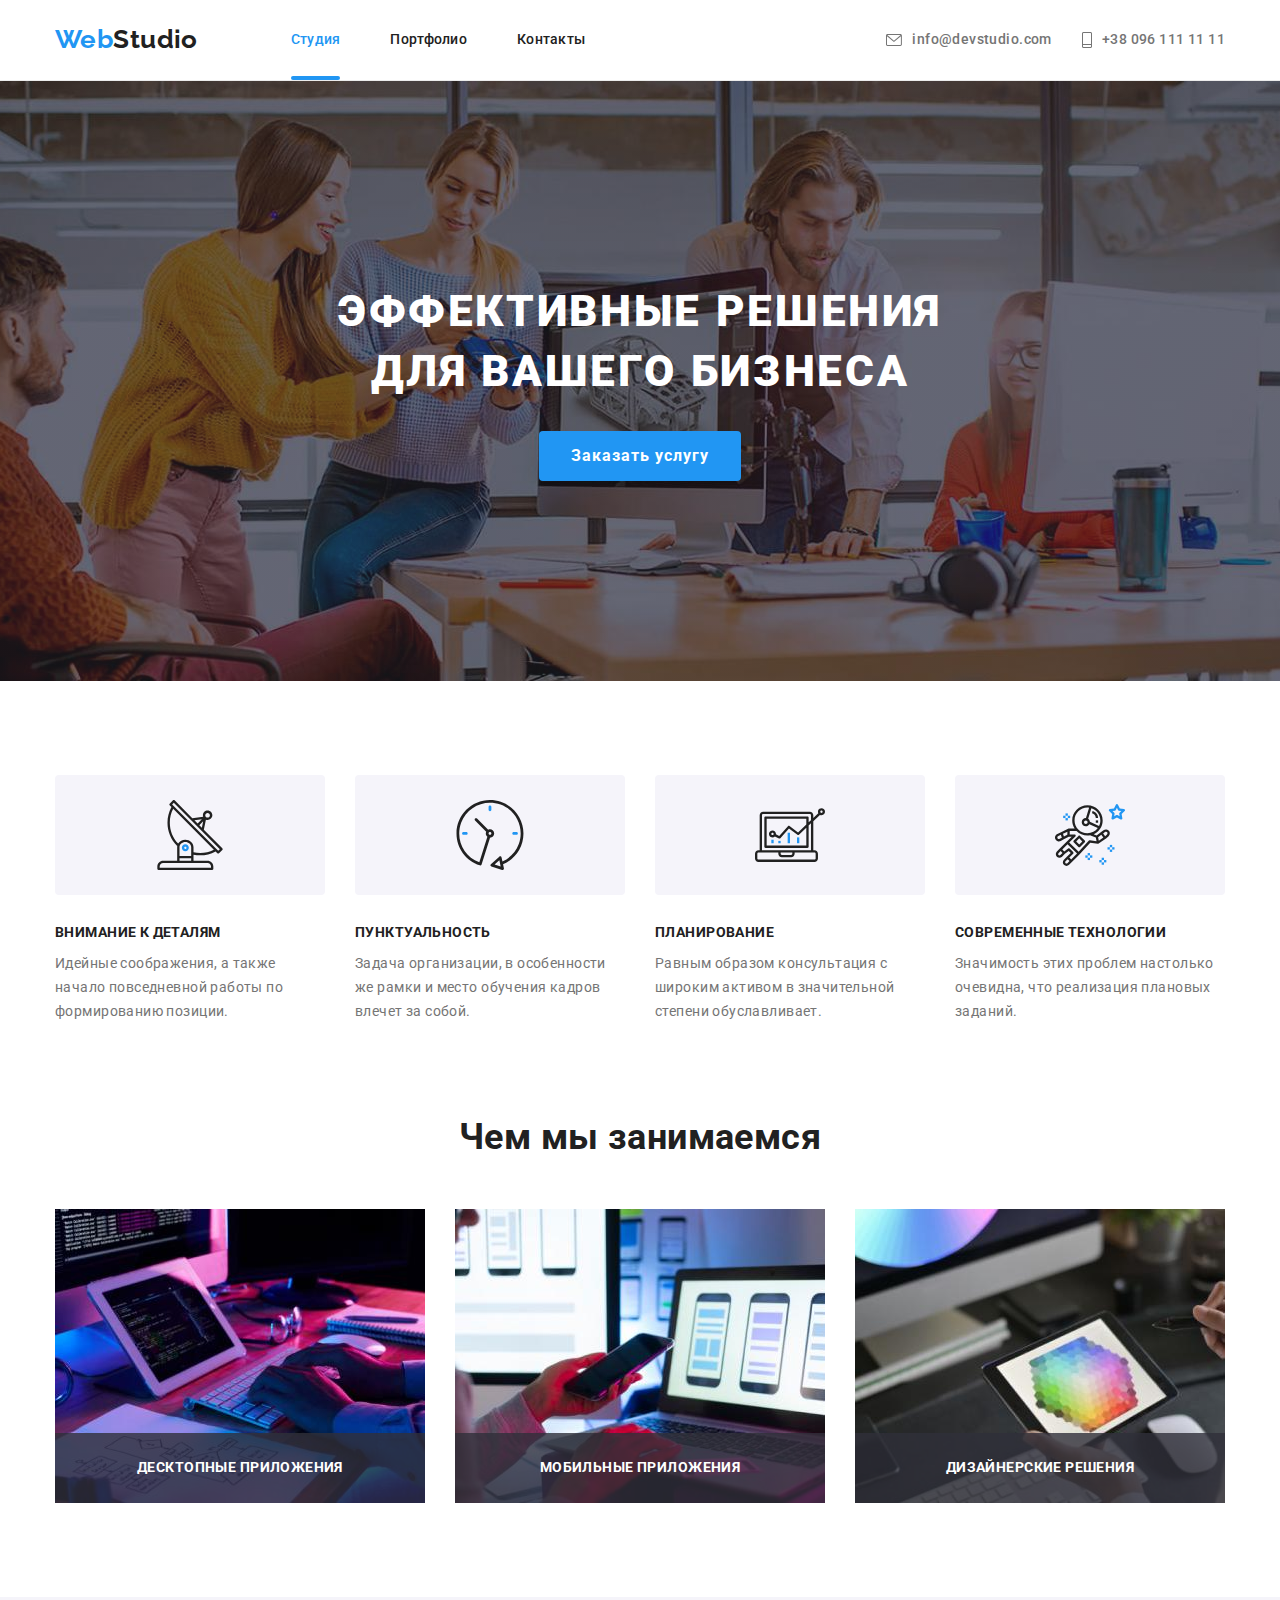
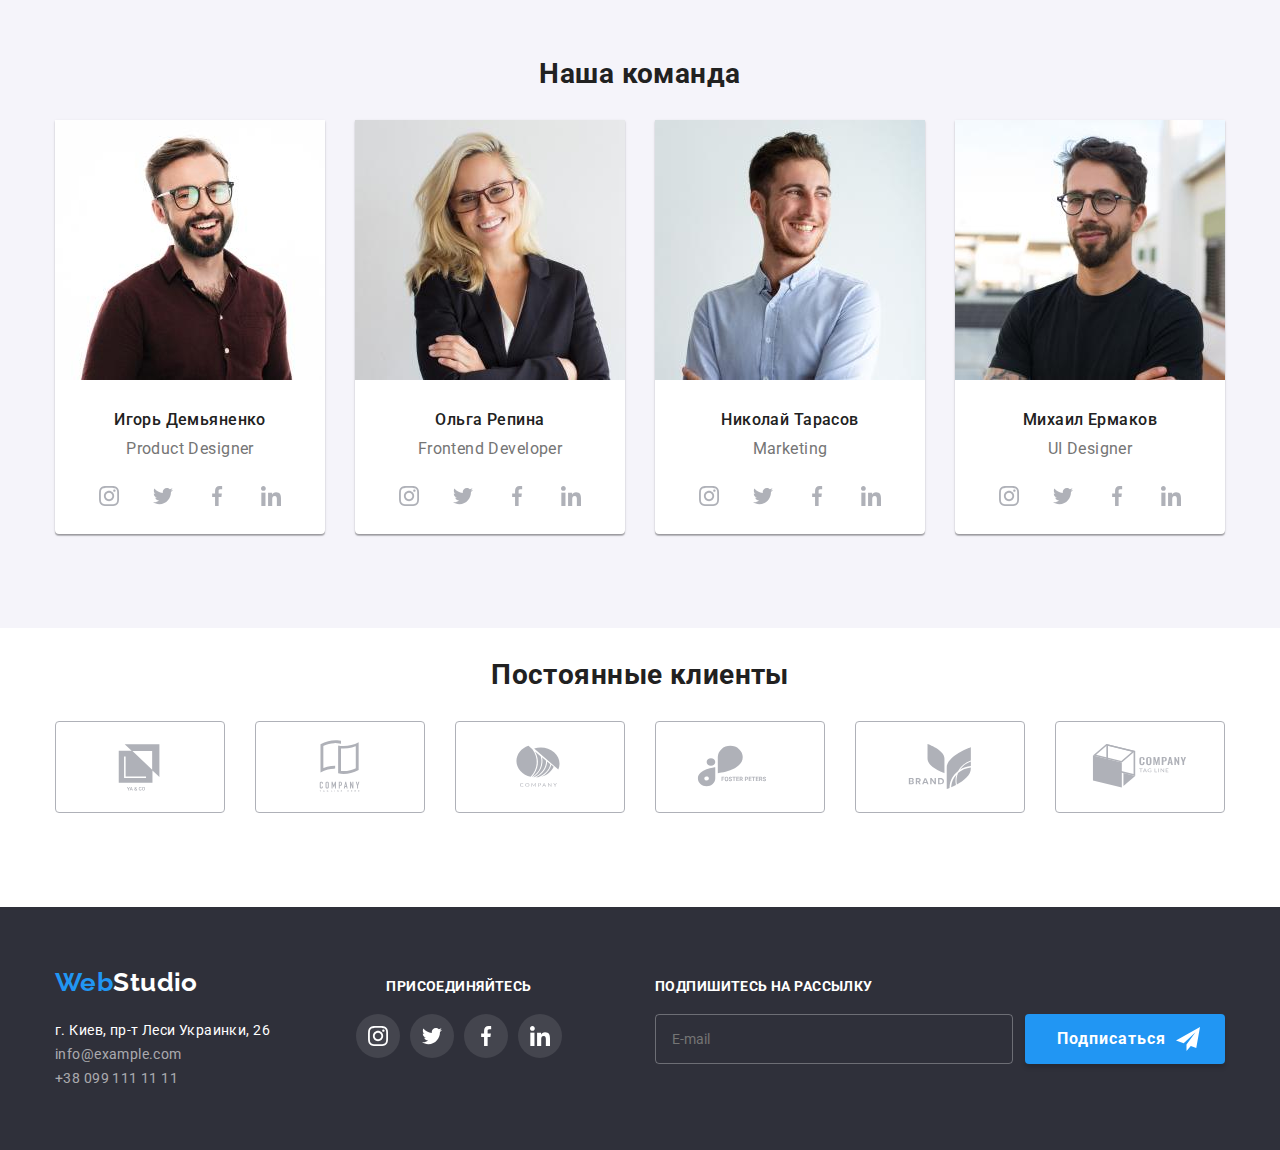
<file: index.html>
<!DOCTYPE html>
<html lang="ru">
  <head>
    <meta charset="UTF-8" />
    <meta http-equiv="X-UA-Compatible" content="IE=edge" />
    <meta name="viewport" content="width=device-width, initial-scale=1.0" />
    <title>WebStudio</title>
    <link
      rel="stylesheet"
      href="https://cdnjs.cloudflare.com/ajax/libs/modern-normalize/1.0.0/modern-normalize.min.css"
    />

    <link href="./css/main.min.css" rel="stylesheet" />
    <link rel="preconnect" href="https://fonts.googleapis.com" />
    <link rel="preconnect" href="https://fonts.gstatic.com" crossorigin />
    <link rel="preconnect" href="https://fonts.googleapis.com" />
    <link rel="preconnect" href="https://fonts.gstatic.com" crossorigin />
    <link
      href="https://fonts.googleapis.com/css2?family=Raleway:wght@700&family=Roboto:wght@400;500;700;900&display=swap"
      rel="stylesheet"
    />
  </head>
  <body>
    <!-- HEADER -->
    <header class="header header-decor">
      <div class="container header-container">
        <nav class="navigation">
          <a href="./index.html" class="logo-header"><span class="logo-decor">Web</span>Studio</a>
          <ul class="nav-list">
            <li class="nav-list__item">
              <a class="nav-studio nav-decor underline" href="./index.html">Студия</a>
            </li>
            <li class="nav-list__item">
              <a class="nav-portfolio nav-decor" href="./portfolio.html">Портфолио</a>
            </li>
            <li>
              <a class="nav-contacts nav-decor" href="">Контакты</a>
            </li>
          </ul>
        </nav>
        <button type="button" class="burger-btn" data-menu-open>
          <svg class="burger-icon" width="24" height="16">
            <use href="./images/icons.svg#icon-burger"></use>
          </svg>
        </button>

        <ul class="header-address">
          <li class="header-address__item">
            <a class="nav-decor-link" href="mailto:info@devstudio.com">
              <svg class="nav-icon-decor" width="16" height="12">
                <use href="./images/icons.svg#icon-letter-img"></use>
              </svg>
              info@devstudio.com
            </a>
          </li>
          <li>
            <a class="nav-decor-link" href="tel:+380961111111">
              <svg class="nav-icon-decor" width="10" height="16">
                <use href="./images/icons.svg#icon-tel-img"></use>
              </svg>
              +38 096 111 11 11
            </a>
          </li>
        </ul>
      </div>
    </header>

    <main>
      <!--HERO -->
      <section class="section hero overlay">
        <div class="container hero-container">
          <h1 class="hero__title">Эффективные решения для вашего бизнеса</h1>
          <button type="button" class="hero__button" data-modal-open>
            Заказать услугу
          </button>
        </div>
      </section>

      <!-- ABOUT QUALITIES -->
      <section class="section">
        <div class="container">
          <ul class="qualities">
            <li class="qualities__list-item">
              <div class="qualities__icon-item">
                <svg class="qualities-icon" width="70" height="70">
                  <use href="./images/icons.svg#icon-antenna-1"></use>
                </svg>
              </div>
              <h3 class="qualities__title">Внимание к деталям</h3>
              <p class="qualities-item qualities__item-description">
                Идейные соображения, а также начало повседневной работы по
                формированию позиции.
              </p>
            </li>
            <li class="qualities__list-item">
              <div class="qualities__icon-item">
                <svg class="qualities-icon" width="70" height="70">
                  <use href="./images/icons.svg#icon-clock-1"></use>
                </svg>
              </div>
              <h3 class="qualities__title">Пунктуальность</h3>
              <p class="qualities-item qualities__item-description">
                Задача организации, в особенности же рамки и место обучения
                кадров влечет за собой.
              </p>
            </li>
            <li class="qualities__list-item">
              <div class="qualities__icon-item">
                <svg class="qualities-icon" width="70" height="70">
                  <use href="./images/icons.svg#icon-diagram-1"></use>
                </svg>
              </div>
              <h3 class="qualities__title">Планирование</h3>
              <p class="qualities-item qualities__item-description">
                Равным образом консультация с широким активом в значительной
                степени обуславливает.
              </p>
            </li>
            <li class="qualities__list-item">
              <div class="qualities__icon-item">
                <svg class="qualities-icon" width="70" height="70">
                  <use href="./images/icons.svg#icon-astronaut-1"></use>
                </svg>
              </div>
              <h3 class="qualities__title">Современные технологии</h3>
              <p class="qualities__item-description">
                Значимость этих проблем настолько очевидна, что реализация
                плановых заданий.
              </p>
            </li>
          </ul>
        </div>
      </section>

      <!-- ABOUT -->
      <section class="section about-work">
        <div class="container">
          <h2 class="about-work-title">Чем мы занимаемся</h2>
          <ul class="about-work-list">
            <li class="about-work-item">
              <p class="about-work-desc">десктопные приложения</p>
              <picture>
                <source
                  srcset="
                    ./images/desktop/index/boxes/desktop-box-1.jpg    1x,
                    ./images/desktop/index/boxes/desktop-box-1@x2.jpg 2x
                  "
                  media="(min-width: 1200px)"
                />
                <img
                  src="./images/desktop/index/boxes/desktop-box-1.jpg"
                  alt="Монитор, планшет и руки на клавиатуре"
                  width="370"
                  height="294"
                />
              </picture>
            </li>
            <li class="about-work-item">
              <p class="about-work-desc">мобильные приложения</p>
              <picture>
                <source
                  srcset="
                    ./images/desktop/index/boxes/desktop-box-2.jpg    1x,
                    ./images/desktop/index/boxes/desktop-box-2@x2.jpg 2x
                  "
                  media="(min-width: 1200px)"
                />
                <img
                  src="./images/desktop/index/boxes/desktop-box-2.jpg"
                  alt="Монитор, планшет и руки на клавиатуре"
                  width="370"
                  height="294"
                />
              </picture>
            </li>
            <li class="about-work-item">
              <p class="about-work-desc">дизайнерские решения</p>
              <picture>
                <source
                  srcset="
                    ./images/desktop/index/boxes/desktop-box-3.jpg    1x,
                    ./images/desktop/index/boxes/desktop-box-3@x2.jpg 2x
                  "
                  media="(min-width: 1200px)"
                />
                <img
                  src="./images/desktop/index/boxes/desktop-box-3.jpg"
                  alt="Монитор, планшет и руки на клавиатуре"
                  width="370"
                  height="294"
                />
              </picture>
            </li>
          </ul>
        </div>
      </section>

      <!-- OUR TEAM -->
      <section class="section our-team">
        <div class="container">
          <h2 class="our-team-title">Наша команда</h2>
          <ul class="our-team-list">
            <li class="our-team-list__item">
              <picture>
                <source
                  srcset="
                    ./images/desktop/index/team/desktop-product_designer.jpg    1x,
                    ./images/desktop/index/team/desktop-product_designer@x2.jpg 2x
                  "
                  media="(min-width: 1200px)"
                />
                <source
                  srcset="
                    ./images/tablet/index/tablet-product_designer.jpg    1x,
                    ./images/tablet/index/tablet-product_designer@x2.jpg 2x
                  "
                  media="(min-width: 768px)"
                />
                <source
                  srcset="
                    ./images/mobile/index/mobile-product_designer.jpg    1x,
                    ./images/mobile/index/mobile-product_designer@x2.jpg 2x
                  "
                  media="(max-width: 767px)"
                />
                <img
                  src="./images/mobile/index/mobile-product_designer.jpg"
                  alt="Игорь Демьяненко"
                />
              </picture>

              <div class="team-description">
                <h3 class="our-team-name">Игорь Демьяненко</h3>
                <p class="our-team-desc">Product Designer</p>

                <ul class="social-link-list">
                  <li class="social-link-list__item">
                    <a class="social-link" href="">
                      <svg class="team-social-icon" width="20" height="20">
                        <use
                          href="./images/icons.svg#icon-instagram-2"
                        ></use>
                      </svg>
                    </a>
                  </li>
                  <li class="social-link-list__item">
                    <a class="social-link" href="">
                      <svg class="team-social-icon" width="20" height="20">
                        <use
                          href="./images/icons.svg#icon-twitter-1"
                        ></use>
                      </svg>
                    </a>
                  </li>
                  <li class="social-link-list__item">
                    <a class="social-link" href="">
                      <svg class="team-social-icon" width="20" height="20">
                        <use
                          href="./images/icons.svg#icon-facebook-1"
                        ></use>
                      </svg>
                    </a>
                  </li>
                  <li class="social-link-list__item">
                    <a class="social-link" href="">
                      <svg class="team-social-icon" width="20" height="20">
                        <use
                          href="./images/icons.svg#icon-linkedin-1"
                        ></use>
                      </svg>
                    </a>
                  </li>
                </ul>
              </div>
            </li>
            <li class="our-team-list__item">
              <picture>
                <source
                  srcset="
                    ./images/desktop/index/team/desktop-frontend_developer.jpg    1x,
                    ./images/desktop/index/team/desktop-frontend_developer@x2.jpg 2x
                  "
                  media="(min-width: 1200px)"
                />
                <source
                  srcset="
                    ./images/tablet/index/tablet-frontend_developer.jpg    1x,
                    ./images/tablet/index/tablet-frontend_developer@x2.jpg 2x
                  "
                  media="(min-width: 768px)"
                />
                <source
                  srcset="
                    ./images/mobile/index/mobile-frontend_developer.jpg    1x,
                    ./images/mobile/index/mobile-frontend_developer@x2.jpg 2x
                  "
                  media="(max-width: 767px)"
                />
                <img
                  src="./images/mobile/index/mobile-frontend_developer.jpg"
                  alt="Ольга Репина"
                />
              </picture>

              <div class="team-description">
                <h3 class="our-team-name">Ольга Репина</h3>
                <p class="our-team-desc">Frontend Developer</p>

                <ul class="social-link-list">
                  <li class="social-link-list__item">
                    <a class="social-link" href="">
                      <svg class="team-social-icon" width="20" height="20">
                        <use
                          href="./images/icons.svg#icon-instagram-2"
                        ></use>
                      </svg>
                    </a>
                  </li>
                  <li class="social-link-list__item">
                    <a class="social-link" href="">
                      <svg class="team-social-icon" width="20" height="20">
                        <use
                          href="./images/icons.svg#icon-twitter-1"
                        ></use>
                      </svg>
                    </a>
                  </li>
                  <li class="social-link-list__item">
                    <a class="social-link" href="">
                      <svg class="team-social-icon" width="20" height="20">
                        <use
                          href="./images/icons.svg#icon-facebook-1"
                        ></use>
                      </svg>
                    </a>
                  </li>
                  <li class="social-link-list__item">
                    <a class="social-link" href="">
                      <svg class="team-social-icon" width="20" height="20">
                        <use
                          href="./images/icons.svg#icon-linkedin-1"
                        ></use>
                      </svg>
                    </a>
                  </li>
                </ul>
              </div>
            </li>
            <li class="our-team-list__item">
              <picture>
                <source
                  srcset="
                    ./images/desktop/index/team/desktop-marketing.jpg    1x,
                    ./images/desktop/index/team/desktop-marketing@x2.jpg 2x
                  "
                  media="(min-width: 1200px)"
                />
                <source
                  srcset="
                    ./images/tablet/index/tablet-marketing.jpg    1x,
                    ./images/tablet/index/tablet-marketing@x2.jpg 2x
                  "
                  media="(min-width: 768px)"
                />
                <source
                  srcset="
                    ./images/mobile/index/mobile-marketing.jpg    1x,
                    ./images/mobile/index/mobile-marketing@x2.jpg 2x
                  "
                  media="(max-width: 767px)"
                />
                <img
                  src="./images/mobile/index/mobile-marketing.jpg"
                  alt="Николай Тарасов"
                />
              </picture>
              <div class="team-description">
                <h3 class="our-team-name">Николай Тарасов</h3>
                <p class="our-team-desc">Marketing</p>

                <ul class="social-link-list">
                  <li class="social-link-list__item">
                    <a class="social-link" href="">
                      <svg class="team-social-icon" width="20" height="20">
                        <use
                          href="./images/icons.svg#icon-instagram-2"
                        ></use>
                      </svg>
                    </a>
                  </li>
                  <li class="social-link-list__item">
                    <a class="social-link" href="">
                      <svg class="team-social-icon" width="20" height="20">
                        <use
                          href="./images/icons.svg#icon-twitter-1"
                        ></use>
                      </svg>
                    </a>
                  </li>
                  <li class="social-link-list__item">
                    <a class="social-link" href="">
                      <svg class="team-social-icon" width="20" height="20">
                        <use
                          href="./images/icons.svg#icon-facebook-1"
                        ></use>
                      </svg>
                    </a>
                  </li>
                  <li class="social-link-list__item">
                    <a class="social-link" href="">
                      <svg class="team-social-icon" width="20" height="20">
                        <use
                          href="./images/icons.svg#icon-linkedin-1"
                        ></use>
                      </svg>
                    </a>
                  </li>
                </ul>
              </div>
            </li>
            <li class="our-team-list__item">
              <picture>
                <source
                  srcset="
                    ./images/desktop/index/team/desktop-ui_designer.jpg    1x,
                    ./images/desktop/index/team/desktop-ui_designer@x2.jpg 2x
                  "
                  media="(min-width: 1200px)"
                />
                <source
                  srcset="
                    ./images/tablet/index/tablet-ui_designer.jpg    1x,
                    ./images/tablet/index/tablet-ui_designer@x2.jpg 2x
                  "
                  media="(min-width: 768px)"
                />
                <source
                  srcset="
                    ./images/mobile/index/mobile-ui_designer.jpg    1x,
                    ./images/mobile/index/mobile-ui_designer@x2.jpg 2x
                  "
                  media="(max-width: 767px)"
                />
                <img
                  src="./images/mobile/index/mobile-ui_designer.jpg"
                  alt="Михаил Ермаков"
                />
              </picture>

              <div class="team-description">
                <h3 class="our-team-name">Михаил Ермаков</h3>
                <p class="our-team-desc">UI Designer</p>

                <ul class="social-link-list">
                  <li class="social-link-list__item">
                    <a class="social-link" href="">
                      <svg class="team-social-icon" width="20" height="20">
                        <use
                          href="./images/icons.svg#icon-instagram-2"
                        ></use>
                      </svg>
                    </a>
                  </li>
                  <li class="social-link-list__item">
                    <a class="social-link" href="">
                      <svg class="team-social-icon" width="20" height="20">
                        <use
                          href="./images/icons.svg#icon-twitter-1"
                        ></use>
                      </svg>
                    </a>
                  </li>
                  <li class="social-link-list__item">
                    <a class="social-link" href="">
                      <svg class="team-social-icon" width="20" height="20">
                        <use
                          href="./images/icons.svg#icon-facebook-1"
                        ></use>
                      </svg>
                    </a>
                  </li>
                  <li class="social-link-list__item">
                    <a class="social-link" href="">
                      <svg class="team-social-icon" width="20" height="20">
                        <use
                          href="./images/icons.svg#icon-linkedin-1"
                        ></use>
                      </svg>
                    </a>
                  </li>
                </ul>
              </div>
            </li>
          </ul>
        </div>
      </section>

      <!-- CLIENTS -->
      <section class="section">
        <div class="container">
          <h2 class="clients-title">Постоянные клиенты</h2>
          <ul class="clients-list">
            <li class="clients-list__item">
              <a class="clients-link" href="">
                <svg class="clients-logo" width="106" height="60">
                  <use href="./images/icons.svg#icon-Logo"></use>
                </svg>
              </a>
            </li>
            <li class="clients-list__item">
              <a class="clients-link" href="">
                <svg class="clients-logo" width="106" height="60">
                  <use href="./images/icons.svg#icon-Logo-1"></use>
                </svg>
              </a>
            </li>
            <li class="clients-list__item">
              <a class="clients-link" href="">
                <svg class="clients-logo" width="106" height="60">
                  <use href="./images/icons.svg#icon-Logo-2"></use>
                </svg>
              </a>
            </li>
            <li class="clients-list__item">
              <a class="clients-link" href="">
                <svg class="clients-logo" width="106" height="60">
                  <use href="./images/icons.svg#icon-Logo-3"></use>
                </svg>
              </a>
            </li>
            <li class="clients-list__item">
              <a class="clients-link" href="">
                <svg class="clients-logo" width="106" height="60">
                  <use href="./images/icons.svg#icon-Logo-4"></use>
                </svg>
              </a>
            </li>
            <li class="clients-list__item">
              <a class="clients-link" href="">
                <svg class="clients-logo" width="106" height="60">
                  <use href="./images/icons.svg#icon-Logo-5"></use>
                </svg>
              </a>
            </li>
          </ul>
        </div>
      </section>
    </main>

    <!-- FOOTER -->
    <footer class="footer">
      <div class="container container-footer">
        <div class="footer-address-wrapper">
          <a class="logo-footer-link" href="./index.html"><span class="logo-decor">Web</span>Studio</a>
          <address class="address">
            <ul class="footer-address-list">
              <li class="footer-item-list">
                <a
                  class="footer-address"
                  href=""
                  target="_blank"
                  rel="noreferrer noopener"
                  >г. Киев, пр-т Леси Украинки, 26</a
                >
              </li>
              <li class="footer-item-list">
                <a class="footer-contact-decor" href="mailto:info@example.com">info@example.com</a>
              </li>
              <li>
                <a class="footer-contact-decor" href="tel:+380991111111 ">+38 099 111 11 11</a>
              </li>
            </ul>
          </address>
        </div>
        <div class="footer-social-links">
          <h2 class="footer-social-links-head">Присоединяйтесь</h2>
          <ul class="social-link-list-footer">
            <li class="social-link-item-footer">
              <a class="social-link-footer" href="">
                <svg class="team-social-icon-footer" width="20" height="20">
                  <use href="./images/icons.svg#icon-instagram-2"></use>
                </svg>
              </a>
            </li>
            <li class="social-link-item-footer">
              <a class="social-link-footer" href="">
                <svg class="team-social-icon-footer" width="20" height="20">
                  <use href="./images/icons.svg#icon-twitter-1"></use>
                </svg>
              </a>
            </li>
            <li class="social-link-item-footer">
              <a class="social-link-footer" href="">
                <svg class="team-social-icon-footer" width="20" height="20">
                  <use href="./images/icons.svg#icon-facebook-1"></use>
                </svg>
              </a>
            </li>
            <li class="social-link-item-footer">
              <a class="social-link-footer" href="">
                <svg class="team-social-icon-footer" width="20" height="20">
                  <use href="./images/icons.svg#icon-linkedin-1"></use>
                </svg>
              </a>
            </li>
          </ul>
        </div>
        <form
          class="form-subscribe"
          name="subscribe"
          autocomplete="off"
          novalidate
        >
          <h2 class="subscribe-title">Подпишитесь на рассылку</h2>

          <div class="email-input">
            <input
              class="subscribe-email-input"
              type="text"
              name="email"
              placeholder="E-mail"
            />
            <button class="subscribe-button" type="submit">
              Подписаться
              <svg class="icon-send" width="24" height="24">
                <use href="./images/icons.svg#icon-send"></use>
              </svg>
            </button>
          </div>
        </form>
      </div>
    </footer>
    <!-- Mobile menu -->

    <div class="mobile-menu" data-menu>
      <div class="container mobile-menu-container">
        <button type="button" class="menu-close-btn" data-menu-close autofocus>
          <svg class="menu-close-btn-icon" width="19" height="19">
            <use href="./images/icons.svg#icon-close"></use>
          </svg>
        </button>
        <ul class="mobile-menu-link">
          <li>
            <a
              href="./index.html"
              class="mobile-menu-studio mobile-current mobile-menu-decor">
              Студия
            </a>
          </li>
          <li>
            <a
              href="./portfolio.html"
              class="mobile-menu-portfolio mobile-menu-decor">
              Портфолио
            </a>
          </li>
          <li>
            <a href="" class="mobile-menu-contact mobile-menu-decor">
              Контакты
            </a>
          </li>
        </ul>

        <ul class="mobile-menu-contacts">
          <li>
            <a class="mobile-menu-tel" href="tel:+380991111111 "
              >+38 099 111 11 11</a
            >
          </li>
          <li class="">
            <a class="mobile-menu-mail" href="mailto:info@example.com"
              >info@example.com</a
            >
          </li>
        </ul>
        <ul class="mobile-menu-social">
          <li>
            <a class="mobile-menu-social-links" href="instagram.com"
              ><span class="social-link-decor">Instagram</span></a
            >
          </li>
          <li>
            <a class="mobile-menu-social-links" href="twitter.com"
              ><span class="social-link-decor">Twitter</span></a
            >
          </li>
          <li>
            <a class="mobile-menu-social-links" href="facebook.com"
              ><span class="social-link-decor">Facebook</span></a
            >
          </li>
          <li>
            <a class="mobile-menu-social-links" href="linkedin.com">Linkedin</a>
          </li>
        </ul>
      </div>
    </div>

    <!-- MODAL  -->
    <div class="backdrop is-hidden" data-modal>
      <div class="modal">
        <button type="button" class="modal-close-btn" data-modal-close>
          <svg class="modal-close-btn-icon" width="11" height="11">
            <use href="./images/icons.svg#icon-close"></use>
          </svg>
        </button>
        <h2 class="modal-head">Оставьте свои данные, мы вам перезвоним</h2>
        <form
          class="modal-input-form"
          name="modal-input-form"
          autocomplete="off"
          novalidate
        >
          <label class="modal-input your-name">
            Имя

            <input class="input-your-data" type="text" name="your-name" />
            <svg class="modal-your-icon" width="12" height="12">
              <use href="./images/icons.svg#icon-contact"></use>
            </svg>
          </label>
          <label class="modal-input your-tel">
            Телефон

            <input class="input-your-data" type="tel" name="your-tel" />
            <svg class="modal-your-icon" width="13" height="13">
              <use href="./images/icons.svg#icon-tel"></use>
            </svg>
          </label>
          <label class="modal-input your-email">
            Почта

            <input class="input-your-data" type="email" name="your-mail" />
            <svg class="modal-your-icon" width="15" height="12">
              <use href="./images/icons.svg#icon-mail"></use>
            </svg>
          </label>
          <label class="input-comment">
            Комментарий
            <textarea
              class="txt-comment"
              name="txt-comment"
              placeholder="Введите текст"
            ></textarea>
          </label>

          <label class="policy-checkbox">
            <input
              class="visually-hidden checkbox"
              type="checkbox"
              name="policy-checkbox"
            />

            <svg class="modal-icon-check" width="16" height="15">
              <use href="./images/icons.svg#icon-check-on"></use>
            </svg>

            Соглашаюсь с рассылкой и принимаю &nbsp;
            <a class="policy-link" href="">Условия договора </a>
          </label>
          <button class="send-button" type="submit">Отправить</button>
        </form>
      </div>
    </div>

    <script src="./js/modal.js"></script>
    <script src="./js/menu.js"></script>
  </body>
</html>
</file>
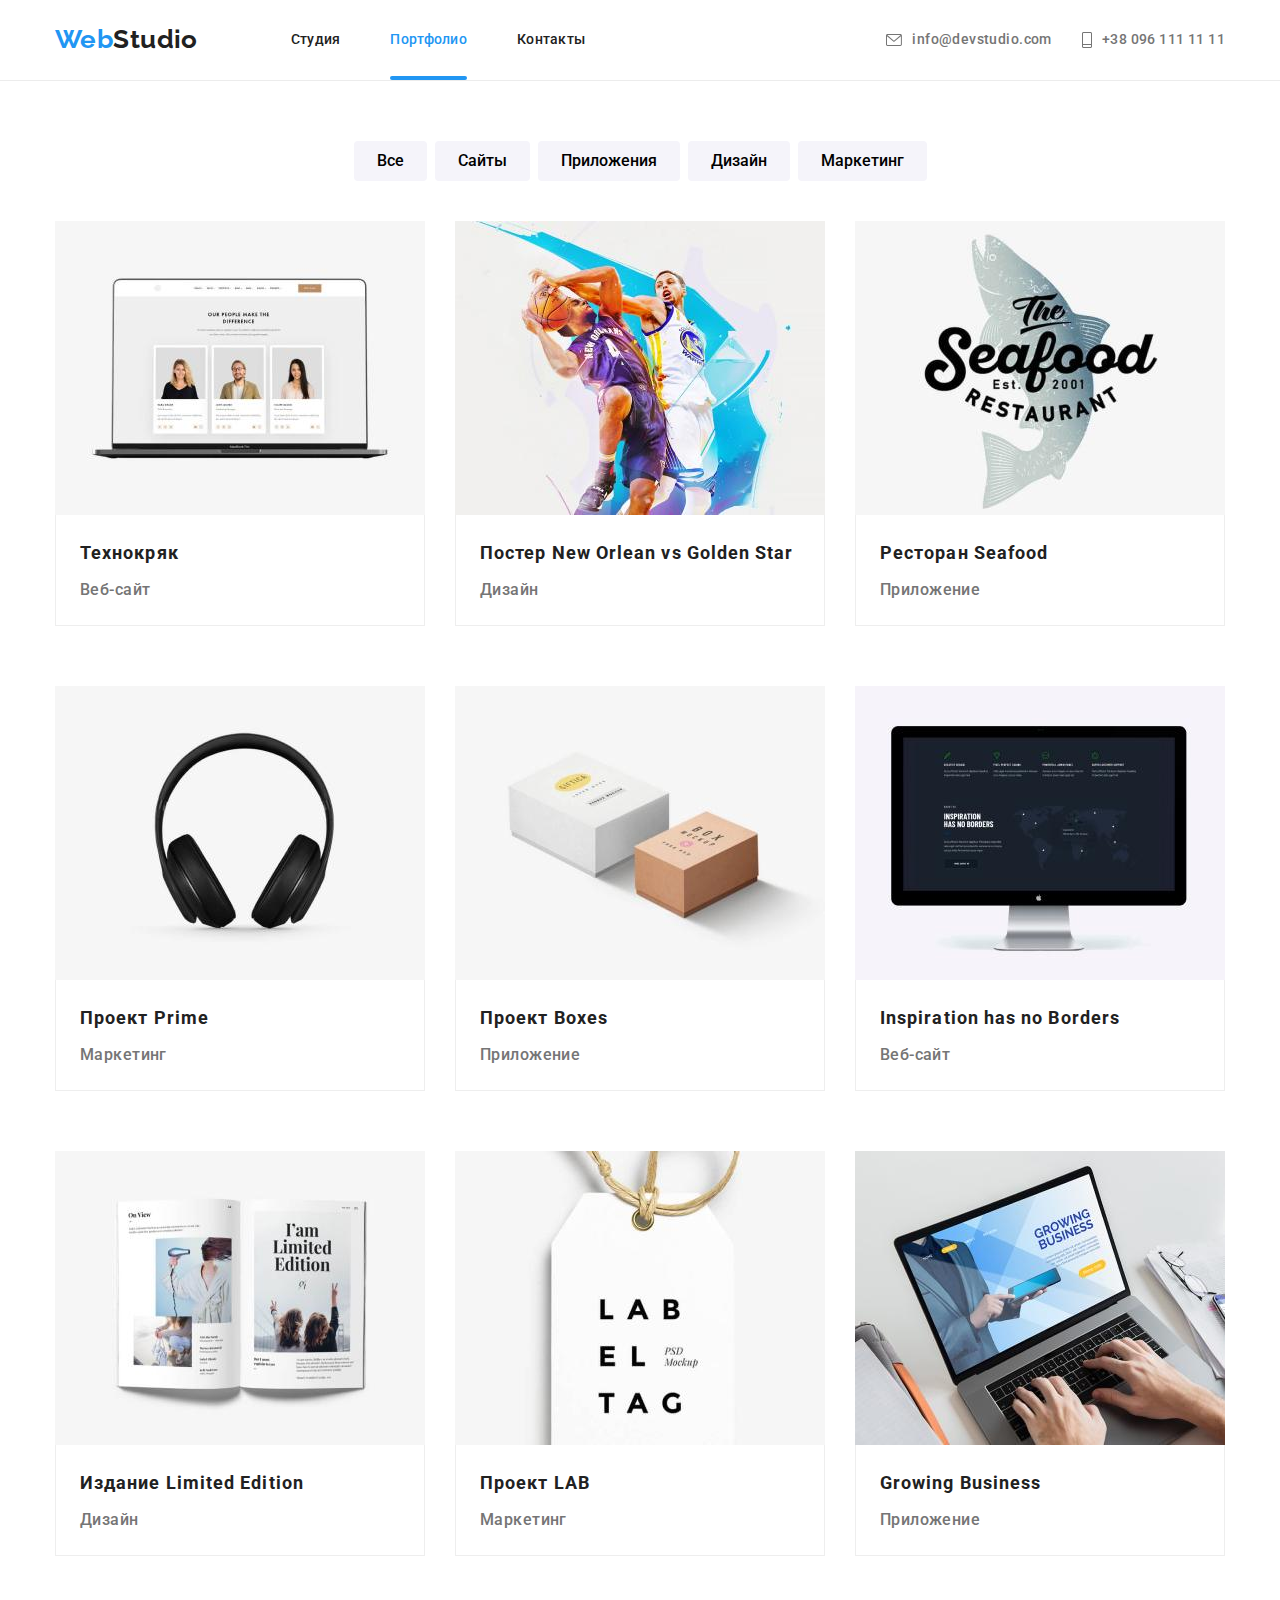
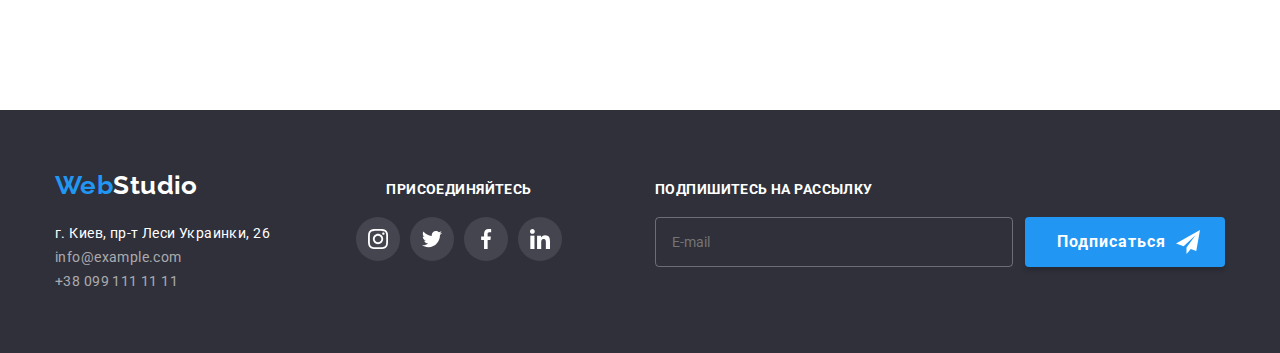
<file: portfolio.html>
<!DOCTYPE html>
<html lang="ru">
  <head>
    <meta charset="UTF-8" />
    <meta http-equiv="X-UA-Compatible" content="IE=edge" />
    <meta name="viewport" content="width=device-width, initial-scale=1.0" />
    <title>Portfolio</title>
    <link
      rel="stylesheet"
      href="https://cdnjs.cloudflare.com/ajax/libs/modern-normalize/1.0.0/modern-normalize.min.css"
    />

    <link href="./css/main.min.css" rel="stylesheet" />
    <link rel="preconnect" href="https://fonts.googleapis.com" />
    <link rel="preconnect" href="https://fonts.gstatic.com" crossorigin />
    <link rel="preconnect" href="https://fonts.googleapis.com" />
    <link rel="preconnect" href="https://fonts.gstatic.com" crossorigin />
    <link
      href="https://fonts.googleapis.com/css2?family=Raleway:wght@700&family=Roboto:wght@400;500;700;900&display=swap"
      rel="stylesheet"
    />
  </head>
  <body>
    <!-- HEADER -->
    <header class="header header-decor">
      <div class="container header-container">
        <nav class="navigation">
          <a class="logo-header" href="./index.html"><span class="logo-decor">Web</span>Studio</a>
          <ul class="nav-list">
            <li class="nav-list__item">
              <a class="nav-studio nav-decor" href="./index.html">Студия</a>
            </li>
            <li class="nav-list__item">
              <a class="nav-portfolio nav-decor underline" href="./portfolio.html">Портфолио</a>
            </li>
            <li><a class="nav-contacts nav-decor" href="">Контакты</a></li>
          </ul>
        </nav>
        <button type="button" class="burger-btn" data-menu-open>
          <svg class="burger-icon" width="24" height="16">
            <use href="./images/icons.svg#icon-burger"></use>
          </svg>
        </button>
        <ul class="header-address">
          <li class="header-address__item">
            <a class="nav-decor-link" href="mailto:info@devstudio.com">
              <svg class="nav-icon-decor" width="16" height="12">
                <use href="./images/icons.svg#icon-letter-img"></use>
              </svg>
              info@devstudio.com
            </a>
          </li>
          <li>
            <a class="nav-decor-link" href="tel:+380961111111">
              <svg class="nav-icon-decor" width="10" height="16">
                <use href="./images/icons.svg#icon-tel-img"></use>
              </svg>
              +38 096 111 11 11
            </a>
          </li>
        </ul>
      </div>
    </header>

    <!-- MAIN -->

    <main>
      <section class="section">
        <div class="container">
          <ul class="filter">
            <li class="filter-item">
              <button class="filter-item-btn" type="button">Все</button>
            </li>
            <li class="filter-item">
              <button class="filter-item-btn" type="button">Сайты</button>
            </li>
            <li class="filter-item">
              <button class="filter-item-btn" type="button">Приложения</button>
            </li>
            <li class="filter-item">
              <button class="filter-item-btn" type="button">Дизайн</button>
            </li>
            <li class="filter-item">
              <button class="filter-item-btn" type="button">Маркетинг</button>
            </li>
          </ul>

          <ul class="portfolio-list">
            <li class="portfolio-list__item list-item-wrap">
              <a class="portfolio-list-link" href="">
                <picture>
                  <source
                    srcset="
                      ./images/desktop/portfolio/desktop-portfolio-1.jpg    1x,
                      ./images/desktop/portfolio/desktop-portfolio-1@x2.jpg 2x
                    "
                    media="(min-width: 1200px)"
                  />
                  <source
                    srcset="
                      ./images/tablet/portfolio/tablet-portfolio-1.jpg    1x,
                      ./images/tablet/portfolio/tablet-portfolio-1@x2.jpg 2x
                    "
                    media="(min-width: 768px)"
                  />

                  <source
                    srcset="
                      ./images/mobile/portfolio/mobile-portfolio-1.jpg    1x,
                      ./images/mobile/portfolio/mobile-portfolio-1@x2.jpg 2x
                    "
                    media="(max-width: 767px)"
                  />

                  <img
                    class="portfolio_img"
                    src="./images/mobile/portfolio/mobile-portfolio-1.jpg"
                    alt="Технокряк"
                  />
                </picture>
                <div class="portfolio-desc-hover">
                  <div class="portfolio-hovered">
                    <p class="portfolio-hovered-desc">
                      Ресурс предлагает комплексные предложения с разным уровнем
                      функционала и сервисов. Все это позволит посетителю
                      получить исчерпывающие сведения о компании или частном
                      лице
                    </p>
                  </div>
                </div>

                <div class="portfolio-description">
                  <h3 class="portfolio-list-title">Технокряк</h3>
                  <p class="portfolio-list-desc">Веб-сайт</p>
                </div>
              </a>
            </li>

            <li class="portfolio-list-item list-item-wrap">
              <a class="portfolio-list-link" href="">
                <picture>
                  <source
                    srcset="
                      ./images/desktop/portfolio/desktop-portfolio-2.jpg    1x,
                      ./images/desktop/portfolio/desktop-portfolio-2@x2.jpg 2x
                    "
                    media="(min-width: 1200px)"
                  />
                  <source
                    srcset="
                      ./images/tablet/portfolio/tablet-portfolio-2.jpg    1x,
                      ./images/tablet/portfolio/tablet-portfolio-2@x2.jpg 2x
                    "
                    media="(min-width: 768px)"
                  />

                  <source
                    srcset="
                      ./images/mobile/portfolio/mobile-portfolio-2.jpg    1x,
                      ./images/mobile/portfolio/mobile-portfolio-2@x2.jpg 2x
                    "
                    media="(max-width: 767px)"
                  />

                  <img
                    class="portfolio_img"
                    src="./images/mobile/portfolio/mobile-portfolio-2.jpg"
                    alt="Постер New Orlean vs Golden State"
                  />
                </picture>

                <div class="portfolio-desc-hover">
                  <div class="portfolio-hovered">
                    <p class="portfolio-hovered-desc">
                      Ресурс предлагает комплексные предложения с разным уровнем
                      функционала и сервисов. Все это позволит посетителю
                      получить исчерпывающие сведения о компании или частном
                      лице
                    </p>
                  </div>
                </div>
                <div class="portfolio-description">
                  <h3 class="portfolio-list-title">
                    Постер New Orlean vs Golden Star
                  </h3>
                  <p class="portfolio-list-desc">Дизайн</p>
                </div>
              </a>
            </li>

            <li class="portfolio-list-item">
              <a class="portfolio-list-link" href="">
                <picture>
                  <source
                    srcset="
                      ./images/desktop/portfolio/desktop-portfolio-3.jpg    1x,
                      ./images/desktop/portfolio/desktop-portfolio-3@x2.jpg 2x
                    "
                    media="(min-width: 1200px)"
                  />
                  <source
                    srcset="
                      ./images/tablet/portfolio/tablet-portfolio-3.jpg    1x,
                      ./images/tablet/portfolio/tablet-portfolio-3@x2.jpg 2x
                    "
                    media="(min-width: 768px)"
                  />

                  <source
                    srcset="
                      ./images/mobile/portfolio/mobile-portfolio-3.jpg    1x,
                      ./images/mobile/portfolio/mobile-portfolio-3@x2.jpg 2x
                    "
                    media="(max-width: 767px)"
                  />

                  <img
                    class="portfolio_img"
                    src="./images/mobile/portfolio/mobile-portfolio-3.jpg"
                    alt="Ресторан Seafood"
                  />
                </picture>

                <div class="portfolio-desc-hover">
                  <div class="portfolio-hovered">
                    <p class="portfolio-hovered-desc">
                      Ресурс предлагает комплексные предложения с разным уровнем
                      функционала и сервисов. Все это позволит посетителю
                      получить исчерпывающие сведения о компании или частном
                      лице
                    </p>
                  </div>
                </div>
                <div class="portfolio-description">
                  <h3 class="portfolio-list-title">Ресторан Seafood</h3>
                  <p class="portfolio-list-desc">Приложение</p>
                </div>
              </a>
            </li>

            <li class="portfolio-list-item">
              <a class="portfolio-list-link" href="">
                <picture>
                  <source
                    srcset="
                      ./images/desktop/portfolio/desktop-portfolio-4.jpg    1x,
                      ./images/desktop/portfolio/desktop-portfolio-4@x2.jpg 2x
                    "
                    media="(min-width: 1200px)"
                  />
                  <source
                    srcset="
                      ./images/tablet/portfolio/tablet-portfolio-4.jpg    1x,
                      ./images/tablet/portfolio/tablet-portfolio-4@x2.jpg 2x
                    "
                    media="(min-width: 768px)"
                  />

                  <source
                    srcset="
                      ./images/mobile/portfolio/mobile-portfolio-4.jpg    1x,
                      ./images/mobile/portfolio/mobile-portfolio-4@x2.jpg 2x
                    "
                    media="(max-width: 767px)"
                  />

                  <img
                    class="portfolio_img"
                    src="./images/mobile/portfolio/mobile-portfolio-4.jpg"
                    alt="Проект Prime"
                  />
                </picture>

                <div class="portfolio-desc-hover">
                  <div class="portfolio-hovered">
                    <p class="portfolio-hovered-desc">
                      Ресурс предлагает комплексные предложения с разным уровнем
                      функционала и сервисов. Все это позволит посетителю
                      получить исчерпывающие сведения о компании или частном
                      лице
                    </p>
                  </div>
                </div>
                <div class="portfolio-description">
                  <h3 class="portfolio-list-title">Проект Prime</h3>
                  <p class="portfolio-list-desc">Маркетинг</p>
                </div>
              </a>
            </li>

            <li class="portfolio-list-item">
              <a class="portfolio-list-link" href="">
                <picture>
                  <source
                    srcset="
                      ./images/desktop/portfolio/desktop-portfolio-5.jpg    1x,
                      ./images/desktop/portfolio/desktop-portfolio-5@x2.jpg 2x
                    "
                    media="(min-width: 1200px)"
                  />
                  <source
                    srcset="
                      ./images/tablet/portfolio/tablet-portfolio-5.jpg    1x,
                      ./images/tablet/portfolio/tablet-portfolio-5@x2.jpg 2x
                    "
                    media="(min-width: 768px)"
                  />

                  <source
                    srcset="
                      ./images/mobile/portfolio/mobile-portfolio-5.jpg    1x,
                      ./images/mobile/portfolio/mobile-portfolio-5@x2.jpg 2x
                    "
                    media="(max-width: 767px)"
                  />

                  <img
                    class="portfolio_img"
                    src="./images/mobile/portfolio/mobile-portfolio-5.jpg"
                    alt="Проект Boxes"
                  />
                </picture>

                <div class="portfolio-desc-hover">
                  <div class="portfolio-hovered">
                    <p class="portfolio-hovered-desc">
                      Ресурс предлагает комплексные предложения с разным уровнем
                      функционала и сервисов. Все это позволит посетителю
                      получить исчерпывающие сведения о компании или частном
                      лице
                    </p>
                  </div>
                </div>
                <div class="portfolio-description">
                  <h3 class="portfolio-list-title">Проект Boxes</h3>
                  <p class="portfolio-list-desc">Приложение</p>
                </div>
              </a>
            </li>

            <li class="portfolio-list-item">
              <a class="portfolio-list-link" href="">
                <picture>
                  <source
                    srcset="
                      ./images/desktop/portfolio/desktop-portfolio-6.jpg    1x,
                      ./images/desktop/portfolio/desktop-portfolio-6@x2.jpg 2x
                    "
                    media="(min-width: 1200px)"
                  />
                  <source
                    srcset="
                      ./images/tablet/portfolio/tablet-portfolio-6.jpg    1x,
                      ./images/tablet/portfolio/tablet-portfolio-6@x2.jpg 2x
                    "
                    media="(min-width: 768px)"
                  />

                  <source
                    srcset="
                      ./images/mobile/portfolio/mobile-portfolio-6.jpg    1x,
                      ./images/mobile/portfolio/mobile-portfolio-6@x2.jpg 2x
                    "
                    media="(max-width: 767px)"
                  />

                  <img
                    class="portfolio_img"
                    src="./images/mobile/portfolio/mobile-portfolio-6.jpg"
                    alt="Inspiration has no borders"
                  />
                </picture>

                <div class="portfolio-desc-hover">
                  <div class="portfolio-hovered">
                    <p class="portfolio-hovered-desc">
                      Ресурс предлагает комплексные предложения с разным уровнем
                      функционала и сервисов. Все это позволит посетителю
                      получить исчерпывающие сведения о компании или частном
                      лице
                    </p>
                  </div>
                </div>
                <div class="portfolio-description">
                  <h3 class="portfolio-list-title">Inspiration has no Borders</h3>
                  <p class="portfolio-list-desc">Веб-сайт</p>
                </div>
              </a>
            </li>

            <li class="portfolio-list-item">
              <a class="portfolio-list-link" href="">
                <picture>
                  <source
                    srcset="
                      ./images/desktop/portfolio/desktop-portfolio-7.jpg    1x,
                      ./images/desktop/portfolio/desktop-portfolio-7@x2.jpg 2x
                    "
                    media="(min-width: 1200px)"
                  />
                  <source
                    srcset="
                      ./images/tablet/portfolio/tablet-portfolio-7.jpg    1x,
                      ./images/tablet/portfolio/tablet-portfolio-7@x2.jpg 2x
                    "
                    media="(min-width: 768px)"
                  />

                  <source
                    srcset="
                      ./images/mobile/portfolio/mobile-portfolio-7.jpg    1x,
                      ./images/mobile/portfolio/mobile-portfolio-7@x2.jpg 2x
                    "
                    media="(max-width: 767px)"
                  />

                  <img
                    class="portfolio_img"
                    src="./images/mobile/portfolio/mobile-portfolio-7.jpg"
                    alt="Издание Limited Edition"
                  />
                </picture>

                <div class="portfolio-desc-hover">
                  <div class="portfolio-hovered">
                    <p class="portfolio-hovered-desc">
                      Ресурс предлагает комплексные предложения с разным уровнем
                      функционала и сервисов. Все это позволит посетителю
                      получить исчерпывающие сведения о компании или частном
                      лице
                    </p>
                  </div>
                </div>
                <div class="portfolio-description">
                  <h3 class="portfolio-list-title">Издание Limited Edition</h3>
                  <p class="portfolio-list-desc">Дизайн</p>
                </div>
              </a>
            </li>

            <li class="portfolio-list-item">
              <a class="portfolio-list-link" href="">
                <picture>
                  <source
                    srcset="
                      ./images/desktop/portfolio/desktop-portfolio-8.jpg    1x,
                      ./images/desktop/portfolio/desktop-portfolio-8@x2.jpg 2x
                    "
                    media="(min-width: 1200px)"
                  />
                  <source
                    srcset="
                      ./images/tablet/portfolio/tablet-portfolio-8.jpg    1x,
                      ./images/tablet/portfolio/tablet-portfolio-8@x2.jpg 2x
                    "
                    media="(min-width: 768px)"
                  />

                  <source
                    srcset="
                      ./images/mobile/portfolio/mobile-portfolio-8.jpg    1x,
                      ./images/mobile/portfolio/mobile-portfolio-8@x2.jpg 2x
                    "
                    media="(max-width: 767px)"
                  />

                  <img
                    class="portfolio_img"
                    src="./images/mobile/portfolio/mobile-portfolio-8.jpg"
                    alt="Проект LAB"
                  />
                </picture>

                <div class="portfolio-desc-hover">
                  <div class="portfolio-hovered">
                    <p class="portfolio-hovered-desc">
                      Ресурс предлагает комплексные предложения с разным уровнем
                      функционала и сервисов. Все это позволит посетителю
                      получить исчерпывающие сведения о компании или частном
                      лице
                    </p>
                  </div>
                </div>
                <div class="portfolio-description">
                  <h3 class="portfolio-list-title">Проект LAB</h3>
                  <p class="portfolio-list-desc">Маркетинг</p>
                </div>
              </a>
            </li>

            <li class="portfolio-list-item">
              <a class="portfolio-list-link" href="">
                <picture>
                  <source
                    srcset="
                      ./images/desktop/portfolio/desktop-portfolio-9.jpg    1x,
                      ./images/desktop/portfolio/desktop-portfolio-9@x2.jpg 2x
                    "
                    media="(min-width: 1200px)"
                  />
                  <source
                    srcset="
                      ./images/tablet/portfolio/tablet-portfolio-9.jpg    1x,
                      ./images/tablet/portfolio/tablet-portfolio-9@x2.jpg 2x
                    "
                    media="(min-width: 768px)"
                  />

                  <source
                    srcset="
                      ./images/mobile/portfolio/mobile-portfolio-9.jpg    1x,
                      ./images/mobile/portfolio/mobile-portfolio-9@x2.jpg 2x
                    "
                    media="(max-width: 767px)"
                  />

                  <img
                    class="portfolio_img"
                    src="./images/mobile/portfolio/mobile-portfolio-9.jpg"
                    alt="Growing Business"
                  />
                </picture>

                <div class="portfolio-desc-hover">
                  <div class="portfolio-hovered">
                    <p class="portfolio-hovered-desc">
                      Ресурс предлагает комплексные предложения с разным уровнем
                      функционала и сервисов. Все это позволит посетителю
                      получить исчерпывающие сведения о компании или частном
                      лице
                    </p>
                  </div>
                </div>
                <div class="portfolio-description">
                  <h3 class="portfolio-list-title">Growing Business</h3>
                  <p class="portfolio-list-desc">Приложение</p>
                </div>
              </a>
            </li>
          </ul>
        </div>
      </section>
    </main>

    <!-- FOOTER -->
    <footer class="footer">
      <div class="container container-footer">
        <div class="footer-address-wrapper">
          <a class="logo-footer-link" href="./index.html"><span class="logo-decor">Web</span>Studio</a>
          <address class="address">
            <ul class="footer-address-list">
              <li class="footer-item-list">
                <a class="footer-address" href="" target="_blank" rel="noreferrer noopener">г. Киев, пр-т Леси Украинки,
                  26</a>
              </li>
              <li class="footer-item-list">
                <a class="footer-contact-decor" href="mailto:info@example.com">info@example.com</a>
              </li>
              <li>
                <a class="footer-contact-decor" href="tel:+380991111111 ">+38 099 111 11 11</a>
              </li>
            </ul>
          </address>
        </div>
        <div class="footer-social-links">
          <h2 class="footer-social-links-head">Присоединяйтесь</h2>
          <ul class="social-link-list-footer">
            <li class="social-link-item-footer">
              <a class="social-link-footer" href="">
                <svg class="team-social-icon-footer" width="20" height="20">
                  <use href="./images/icons.svg#icon-instagram-2"></use>
                </svg>
              </a>
            </li>
            <li class="social-link-item-footer">
              <a class="social-link-footer" href="">
                <svg class="team-social-icon-footer" width="20" height="20">
                  <use href="./images/icons.svg#icon-twitter-1"></use>
                </svg>
              </a>
            </li>
            <li class="social-link-item-footer">
              <a class="social-link-footer" href="">
                <svg class="team-social-icon-footer" width="20" height="20">
                  <use href="./images/icons.svg#icon-facebook-1"></use>
                </svg>
              </a>
            </li>
            <li class="social-link-item-footer">
              <a class="social-link-footer" href="">
                <svg class="team-social-icon-footer" width="20" height="20">
                  <use href="./images/icons.svg#icon-linkedin-1"></use>
                </svg>
              </a>
            </li>
          </ul>
        </div>
        <form class="form-subscribe" name="subscribe" autocomplete="off" novalidate>
          <h2 class="subscribe-title">Подпишитесь на рассылку</h2>
    
          <div class="email-input">
            <input class="subscribe-email-input" type="text" name="email" placeholder="E-mail" />
            <button class="subscribe-button" type="submit">
              Подписаться
              <svg class="icon-send" width="24" height="24">
                <use href="./images/icons.svg#icon-send"></use>
              </svg>
            </button>
          </div>
        </form>
      </div>
    </footer>


    <!-- MOBILE MENU -->
    <div class="mobile-menu" data-menu>
      <div class="container mobile-menu-container">
        <button type="button" class="menu-close-btn" data-menu-close autofocus>
          <svg class="menu-close-btn-icon" width="19" height="19">
            <use href="./images/icons.svg#icon-close"></use>
          </svg>
        </button>
        <ul class="mobile-menu-link">
          <li>
            <a href="./index.html" class="mobile-menu-studio mobile-menu-decor"
              >Студия</a
            >
          </li>
          <li>
            <a
              href="./portfolio.html"
              class="mobile-menu-portfolio mobile-current mobile-menu-decor"
              >Портфолио</a
            >
          </li>
          <li>
            <a href="" class="mobile-menu-contact mobile-menu-decor"
              >Контакты</a
            >
          </li>
        </ul>

        <ul class="mobile-menu-contacts">
          <li>
            <a class="mobile-menu-tel" href="tel:+380991111111 "
              >+38 099 111 11 11</a
            >
          </li>
          <li class="">
            <a class="mobile-menu-mail" href="mailto:info@example.com"
              >info@example.com</a
            >
          </li>
        </ul>
        <ul class="mobile-menu-social">
          <li>
            <a class="mobile-menu-social-links" href="instagram.com"
              ><span class="social-link-decor">Instagram</span></a
            >
          </li>
          <li>
            <a class="mobile-menu-social-links" href="twitter.com"
              ><span class="social-link-decor">Twitter</span></a
            >
          </li>
          <li>
            <a class="mobile-menu-social-links" href="facebook.com"
              ><span class="social-link-decor">Facebook</span></a
            >
          </li>
          <li>
            <a class="mobile-menu-social-links" href="linkedin.com">Linkedin</a>
          </li>
        </ul>
      </div>
    </div>
    <script src="./js/menu.js"></script>
  </body>
</html>
</file>
<file: css/main.min.css>
.portfolio-hovered,.social-link-footer,.clients-link,.social-link,.qualities__icon-item,.send-button,.modal-close-btn{display:flex;justify-content:center;align-items:center}:root{--primary-font-family: "Roboto", sans-serif;--secondary-font-family: "Raleway", sans-serif;--primary-text-color-theme-dark: #000000;--secondary-text-color-theme-dark: #212121;--primary-text-color-theme-light: #757575;--secondary-text-color-theme-light: #303030;--background-color-theme: #2F303A;--background-color-theme-light: #F5F4FA;--accent-color: #2196F3;--modal-button-hov-foc-color: #188CE8;--primary-title-color-theme-light: #FFFFFF;--footer-address-color: 255, 255, 255}h1,h2,h3,h4,p{margin-top:0;margin-bottom:0}ol,ul{margin-top:0;margin-bottom:0;padding-left:0}img{display:block;max-width:100%;height:auto}.visually-hidden{position:absolute;width:1px;height:1px;margin:-1px;border:0;padding:0;white-space:nowrap;clip-path:inset(100%);clip:rect(0 0 0 0);overflow:hidden}.portfolio-head{visibility:hidden;pointer-events:none;position:absolute}body{font-family:"Roboto",sans-serif,Verdana,Geneva,Tahoma,sans-serif;font-family:"Roboto",sans-serif;font-style:400;font-weight:500;font-size:14px;line-height:1.14;letter-spacing:.03em;color:var(--secondary-text-color-theme-dark)}.container{margin-left:auto;margin-right:auto;width:100%;padding-left:15px;padding-right:15px}@media screen and (min-width: 480px){.container{width:480px;margin-left:auto;margin-right:auto}}@media screen and (min-width: 768px){.container{width:768px}}@media screen and (min-width: 1200px){.container{width:1200px;padding-bottom:94px}}.form-subscribe{display:block}@media screen and (min-width: 1200px){.form-subscribe{display:inline-block;margin-left:93px}}@media screen and (min-width: 1200px){.email-input{display:flex}}.subscribe-title{font-size:14px;font-weight:700;line-height:1.1428571429;display:block;text-align:center;margin-bottom:20px;color:#fff;text-transform:uppercase}@media screen and (min-width: 1200px){.subscribe-title{display:inline-block}}.subscribe-email-input{width:100%;height:50px;border:1px solid rgba(255,255,255,.3);border-radius:4px;background-color:rgba(0,0,0,0);padding-left:16px;color:#fff}@media screen and (min-width: 768px){.subscribe-email-input{display:block;margin-left:auto;margin-right:auto;width:450px}}@media screen and (min-width: 768px){.subscribe-email-input{width:358px}}@media screen and (min-width: 1200px){.subscribe-email-input{margin-right:12px}}.subscribe-button{display:flex;margin-left:auto;margin-right:auto;margin-top:20px;align-items:center;width:200px;height:50px;background-color:#2196f3;box-shadow:0px 4px 4px rgba(0,0,0,.15);border-radius:4px;border-color:rgba(0,0,0,0);color:#fff;font-weight:700;font-size:16px;line-height:1.88;letter-spacing:.06em;padding-left:30px;cursor:pointer}@media screen and (min-width: 1200px){.subscribe-button{display:inline-flex;margin:0}}.icon-send{margin-left:10px}.backdrop{position:fixed;top:0;left:0;bottom:0;right:0;background-color:rgba(0,0,0,.5);transition:opacity 500ms linear,visibility 500ms linear}.modal{position:absolute;top:50%;left:50%;transform:translate(-50%, -50%);padding:40px;width:450px;height:609px;background-color:#fff}@media screen and (min-width: 1200px){.modal{width:528px;height:581px}}@media screen and (max-width: 480px){.modal{width:100%}}.modal-head{font-weight:700;font-size:20px;line-height:23px;text-align:center;letter-spacing:.03em;margin-top:2px;margin-bottom:12px}.modal-close-btn{position:absolute;top:8px;right:8px;width:30px;height:30px;border:1px solid rgba(0,0,0,.1);border-radius:50%;background-color:rgba(0,0,0,0);cursor:pointer;padding:0}.backdrop.is-hidden{opacity:0;visibility:hidden;pointer-events:none}.modal-close-btn-icon{fill:#000;transition:fill 250ms cubic-bezier(0.4, 0, 0.2, 1)}.modal-close-btn:hover .modal-close-btn-icon,.modal-close-btn:focus .modal-close-btn-icon{fill:var(--accent-color)}.modal-input{position:relative;display:flex;flex-direction:column;width:448px;margin-bottom:10px;font-weight:400;font-size:12px;line-height:1.16;letter-spacing:.01em;color:var(--primary-text-color-theme-light)}@media screen and (min-width: 320px){.modal-input{width:100%}}@media screen and (min-width: 480px){.modal-input{width:450px}}.input-your-data{width:370px;height:40px;border:1px solid rgba(33,33,33,.2);border-radius:4px;padding-left:42px;margin-top:4px;transition:border-color 250ms cubic-bezier(0.4, 0, 0.2, 1)}.input-your-data:focus{border:1px solid var(--accent-color);outline:none}@media screen and (max-width: 479px){.input-your-data{width:100%}}@media screen and (min-width: 1200px){.input-your-data{width:448px}}.input-comment{display:flex;flex-direction:column;width:448px;height:138px;margin-bottom:20px;font-weight:400;font-size:12px;line-height:1.16;letter-spacing:.01em;color:var(--primary-text-color-theme-light);transition:border-color 250ms cubic-bezier(0.4, 0, 0.2, 1)}@media screen and (min-width: 320px){.input-comment{width:100%}}.txt-comment{width:448px;height:100%;padding-top:12px;padding:12px 16px;margin-top:4px;resize:none;border:1px solid rgba(33,33,33,.2);border-radius:4px}@media screen and (min-width: 320px){.txt-comment{width:100%}}@media screen and (min-width: 480px){.txt-comment{width:370px}}.modal-your-icon{position:absolute;top:55%;left:12px;fill:var(--secondary-text-color-theme-dark);transition:fill 250ms cubic-bezier(0.4, 0, 0.2, 1)}.input-your-data:focus+.modal-your-icon{fill:var(--modal-button-hov-foc-color)}.policy-checkbox{display:inline-block;font-weight:400;font-size:12px;line-height:1.16;color:var(--primary-text-color-theme-light);cursor:pointer}.modal-icon-check{position:relative;display:inline-block;margin-right:8px;border:2px solid var(--secondary-text-color-theme-dark);border-radius:2px;transition:background-color 250ms cubic-bezier(0.4, 0, 0.2, 1),border-color 250ms cubic-bezier(0.4, 0, 0.2, 1)}.checkbox:checked+.modal-icon-check{background-color:var(--accent-color);border-color:rgba(0,0,0,0);outline:none}.checkbox:focus+.modal-icon-check{outline:2px solid var(--secondary-text-color-theme-dark)}.policy-link{font-weight:400;font-size:12px;line-height:1.16;color:var(--accent-color);text-decoration-line:underline}.send-button{width:200px;height:50px;margin-left:auto;margin-right:auto;margin-top:30px;font-weight:700;font-size:16px;line-height:1.88;border-color:rgba(0,0,0,0);background-color:var(--accent-color);color:#fff;border-radius:4px;cursor:pointer;transition:background-color 250ms cubic-bezier(0.4, 0, 0.2, 1)}.send-button:hover,.send-button:focus{background-color:var(--modal-button-hov-foc-color)}.txt-comment:focus{border-color:#2196f3;outline:none}.burger-btn{background-color:rgba(0,0,0,0);border:none;padding:0;width:40px;height:40px;padding:auto;margin-top:10px;margin-bottom:10px}.burger-btn:hover{fill:var(--accent-color)}.burger-btn:focus{fill:var(--accent-color)}.mobile-menu{position:fixed;top:0;left:0;background-color:#fff;width:100%;height:100%;opacity:0;visibility:hidden;pointer-events:none;margin-left:auto;margin-right:auto}.mobile-menu.is-open{opacity:1;visibility:visible;pointer-events:auto}.mobile-menu-container{position:relative;height:100%}.menu-close-btn{position:absolute;top:10px;right:15px;width:40px;height:40px;padding:auto;background-color:rgba(0,0,0,0);border-radius:50%;border-color:rgba(0,0,0,0)}.menu-close-btn-icon{fill:var(--secondary-text-color-theme-dark)}.menu-close-btn-icon:hover{fill:var(--accent-color)}.menu-close-btn-icon:hover:focus{fill:var(--accent-color)}.mobile-menu-link{list-style:none;padding-left:40px;padding-top:48px}.mobile-menu-decor{display:inline-block;padding-bottom:32px;font-family:"Roboto";font-style:normal;font-weight:500;font-size:40px;line-height:1.17;text-align:center;letter-spacing:.02em;text-decoration:none;color:var(--secondary-text-color-theme-dark)}.mobile-menu-contacts{list-style:none;padding-left:40px}.mobile-menu-tel{display:block;padding-bottom:32px;font-family:"Roboto";font-style:normal;font-weight:500;font-size:34px;line-height:1.17;letter-spacing:.02em;text-decoration:none;color:var(--accent-color)}.mobile-menu-mail{display:block;padding-bottom:64px;font-family:"Roboto";font-style:normal;font-weight:500;font-size:24px;line-height:1.16;letter-spacing:.02em;text-decoration:none;color:var(--primary-text-color-theme-light)}.mobile-menu-social{display:flex;gap:10px;padding-left:40px;padding-bottom:48px;list-style:none;color:var(--accent-color)}.mobile-menu-social-links{font-family:"Roboto";font-style:normal;font-weight:500;font-size:18px;line-height:1.22;letter-spacing:.02em;text-decoration:none;color:var(--accent-color)}.social-link-decor{padding-right:10px;border-right:1px solid rgba(33,33,33,.2)}.mobile-current{color:var(--accent-color)}@media screen and (min-width: 768px){.mobile-menu{display:none;visibility:hidden;pointer-events:none}.burger-btn{display:none;visibility:hidden;pointer-events:none}}@media screen and (min-width: 1200px){.mobile-menu{display:none;visibility:hidden;pointer-events:none}.burger-btn{display:none;visibility:hidden;pointer-events:none}}.header-container{display:flex}.header-decor{background-color:var(--primary-title-color-theme-light);border-bottom:1px solid #ececec}.logo-header{font-family:"Raleway",sans-serif;font-weight:700;font-size:26px;line-height:1.2;text-decoration:none;color:var(--secondary-text-color-theme-dark);padding-top:16px;padding-bottom:16px}.logo-decor{color:var(--accent-color)}.nav-list{display:none}.header-address{display:none}.header-container{display:flex;align-items:center;justify-content:space-between}@media screen and (min-width: 768px){.navigation{display:flex;align-items:center}.nav-list{display:flex;list-style:none;margin-left:88px}.nav-list__item{position:relative;margin-right:50px}.nav-decor{display:flex;text-decoration:none;letter-spacing:.02em;color:var(--secondary-text-color-theme-dark);padding-top:32px;padding-bottom:32px;transition:color 250ms cubic-bezier(0.4, 0, 0.2, 1)}.nav-decor:hover,.nav-decor:focus{color:var(--accent-color)}.header-address{display:block;list-style:none}.nav-decor-link{text-decoration:none;color:var(--primary-text-color-theme-light);transition:color 250ms cubic-bezier(0.4, 0, 0.2, 1)}.nav-decor-link:hover,.nav-decor-link:focus{color:var(--accent-color)}.nav-icon-decor{fill:#757575;margin-right:10px;transition:fill 250ms cubic-bezier(0.4, 0, 0.2, 1)}.nav-decor-link:hover .nav-icon-decor,.nav-decor-link:focus .nav-icon-decor{fill:var(--accent-color)}.header-address__item{padding-bottom:10px}.underline{color:var(--accent-color)}.underline::after{content:"";position:absolute;bottom:0;width:100%;height:4px;background-color:var(--accent-color);border-radius:2px}}@media screen and (min-width: 1200px){.navigation{display:flex;align-items:center}.nav-list{display:flex;list-style:none;margin-left:93px}.nav-list__item{position:relative;margin-right:50px}.header-address{display:flex;align-items:center;margin-left:auto;list-style:none}.header-address__item{margin-right:30px;padding-bottom:0}.nav-icon-decor{fill:#757575;margin-right:10px;transition:fill 250ms cubic-bezier(0.4, 0, 0.2, 1)}.nav-decor:hover .nav-icon-decor,.nav-decor:focus .nav-icon-decor{fill:var(--accent-color)}.nav-decor{display:flex;align-items:center;text-decoration:none;list-style:none;letter-spacing:.02em;color:var(--secondary-text-color-theme-dark);padding-top:32px;padding-bottom:32px;transition:color 250ms cubic-bezier(0.4, 0, 0.2, 1)}.nav-decor:hover,.nav-decor:focus{color:var(--accent-color)}.nav-decor-link{display:flex;align-items:center;color:var(--primary-text-color-theme-light)}.underline{color:var(--accent-color)}.underline::after{content:"";position:absolute;bottom:0;width:100%;height:4px;background-color:var(--accent-color);border-radius:2px}.header-container{padding-bottom:0}}.hero{width:100%;min-height:400px;margin-left:auto;margin-right:auto;background-color:var(--background-color-theme);background-image:linear-gradient(rgba(47, 48, 58, 0.4), rgba(47, 48, 58, 0.4)),url(../images/mobile/hero/Hero-img-mobile.jpg);background-repeat:no-repeat;background-position:center;background-size:cover}.hero-container{padding:118px 60px}.hero__title{font-size:26px;font-weight:900;line-height:1.6153846154;text-align:center;letter-spacing:.06em;text-transform:uppercase;margin-bottom:30px;color:var(--primary-title-color-theme-light)}.hero__button{display:flex;border:rgba(0,0,0,0);border-radius:4px;box-shadow:0px 4px 4px rgba(0,0,0,.15);cursor:pointer;margin-left:auto;margin-right:auto;padding-left:32px;padding-right:32px;min-height:50px;padding-top:10px;padding-bottom:10px;background-color:var(--accent-color);font-family:inherit;font-weight:700;font-size:16px;line-height:1.88;letter-spacing:.06em;color:var(--primary-title-color-theme-light);transition:background-color 250ms cubic-bezier(0.4, 0, 0.2, 1)}.hero__button:hover,.hero__button:focus{background-color:var(--modal-button-hov-foc-color)}@media(min-device-pixel-ratio: 2),(min-resolution: 192dpi),(min-resolution: 2dppx){.hero{background-image:linear-gradient(rgba(47, 48, 58, 0.4), rgba(47, 48, 58, 0.4)),url(../images/mobile/hero/Hero-img-mobile@x2.jpg)}}@media screen and (max-width: 479px){.hero{width:100%}}@media screen and (min-width: 768px){.hero{width:100%;height:400px;background-image:linear-gradient(rgba(47, 48, 58, 0.4), rgba(47, 48, 58, 0.4)),url(../images/tablet/hero/Hero-img-tablet.jpg);background-repeat:no-repeat;background-position:center;background-size:cover}.hero-container{padding:118px 204px}}@media screen and (min-width: 768px)and (min-device-pixel-ratio: 2),screen and (min-width: 768px)and (min-resolution: 192dpi),screen and (min-width: 768px)and (min-resolution: 2dppx){.hero{background-image:linear-gradient(rgba(47, 48, 58, 0.4), rgba(47, 48, 58, 0.4)),url(../images/tablet/hero/Hero-img-tablet@x2.jpg)}}@media screen and (min-width: 1200px){.hero{max-width:1600px;min-height:600px;padding-bottom:94px;background-image:linear-gradient(rgba(47, 48, 58, 0.4), rgba(47, 48, 58, 0.4)),url(../images/desktop/hero/hero-img-desktop.jpg);background-repeat:no-repeat;background-position:center;background-size:cover}}@media screen and (min-width: 1200px)and (min-device-pixel-ratio: 2),screen and (min-width: 1200px)and (min-resolution: 192dpi),screen and (min-width: 1200px)and (min-resolution: 2dppx){.hero{background-image:linear-gradient(rgba(47, 48, 58, 0.4), rgba(47, 48, 58, 0.4)),url(../images/desktop/hero/hero-img-desktop@x2.jpg)}}@media screen and (min-width: 1200px){.hero-container{padding:200px 0 200px 0}}@media screen and (min-width: 1200px){.hero__title{font-size:44px;font-weight:900;line-height:1.3636363636;max-width:696px;text-align:center;margin-right:auto;margin-left:auto;margin-bottom:30px;letter-spacing:.06em;text-transform:uppercase;color:var(--primary-title-color-theme-light)}}@media screen and (min-width: 1200px){.hero__button{display:flex;border:rgba(0,0,0,0);border-radius:4px;box-shadow:0px 4px 4px rgba(0,0,0,.15);cursor:pointer;margin-left:auto;margin-right:auto;padding-left:32px;padding-right:32px;min-height:50px;padding-top:10px;padding-bottom:10px;background-color:var(--accent-color);font-family:inherit;font-weight:700;font-size:16px;line-height:1.88;letter-spacing:.06em;color:var(--primary-title-color-theme-light);transition:background-color 250ms cubic-bezier(0.4, 0, 0.2, 1)}.hero__button:hover,.hero__button:focus{background-color:var(--modal-button-hov-foc-color)}}.qualities{display:block;padding:60px 0;list-style:none}.qualities__icon-item{width:450px;height:120px;background-color:#f5f4fa;border-radius:4px;background-size:cover;background-position:center}.qualities__icon-item:not(:last-child){margin-bottom:30px}@media screen and (max-width: 479px){.qualities__icon-item{width:100%}}.qualities__title{text-align:start;margin-bottom:10px;font-weight:700;font-size:14px;line-height:1.14;text-transform:uppercase;color:var(--secondary-text-color-theme-dark)}.qualities__item-description{font-size:14px;font-weight:400;line-height:1.7142857143;display:block;letter-spacing:.03em;color:var(--primary-text-color-theme-light);padding-bottom:30px}@media screen and (min-width: 768px){.qualities{display:flex;flex-wrap:wrap;gap:30px}.qualities__list-item{width:354px;flex-basis:calc((100% - 30px)/2)}.qualities__icon-item{width:354px}.qualities__head{margin-bottom:10px;text-align:left}.qualities__item-description{width:354px}.qualities__icon-item{width:354px;height:120px;margin-bottom:30px;background-color:#f5f4fa;border-radius:4px;background-size:cover;background-position:center}}@media screen and (min-width: 1200px){.qualities{display:flex;gap:30px;list-style:none;padding-top:94px;padding-bottom:0}.qualities__list-item{width:270px;flex-basis:auto}.qualities__icon-item{width:270px}.qualities__item-description{width:270px;padding-bottom:0}}.about-work{display:none}@media screen and (min-width: 1200px){.about-work{display:block;padding-top:0}.about-work-title{font-weight:700;font-size:36px;line-height:1.16;text-align:center;color:var(--secondary-text-color-theme-dark);margin-bottom:50px}.about-work-list{display:flex;flex-wrap:wrap;margin-left:-30px;list-style:none}.about-work-item{position:relative;flex-basis:calc((100% - 90px)/3);margin-left:30px}.about-work-desc{display:flex;justify-content:center;align-items:center;position:absolute;left:0px;bottom:0px;width:370px;height:70px;font-weight:700;font-size:14px;line-height:1.14;text-transform:uppercase;color:var(--primary-title-color-theme-light);background-color:rgba(47,48,58,.8)}}.our-team{display:block;background-color:var(--background-color-theme-light)}.our-team-title{font-size:28px;font-weight:700;line-height:1.1785714286;text-align:center;padding-top:60px;padding-bottom:30px}.our-team-list{list-style:none;text-align:center;padding-bottom:30px}@media screen and (min-width: 768px){.our-team-list{display:flex;flex-wrap:wrap;margin-left:-30px}}@media screen and (min-width: 1200px){.our-team-list{flex-wrap:nowrap;padding-bottom:0}}.our-team-list__item{background-color:var(--primary-title-color-theme-light);box-shadow:0px 1px 3px rgba(0,0,0,.12),0px 1px 1px rgba(0,0,0,.14),0px 2px 1px rgba(0,0,0,.2);border-radius:0px 0px 4px 4px}@media screen and (min-width: 768px){.our-team-list__item{width:354px;margin-left:30px;margin-bottom:30px}}@media screen and (min-width: 1200px){.our-team-list__item{width:270px;margin-bottom:0}}.our-team-name{font-size:16px;font-weight:500;line-height:1.1875;margin-top:30px;margin-bottom:10px}.our-team-desc{font-size:16px;font-weight:400;line-height:1.1875;margin-bottom:16px;text-align:center;color:var(--primary-text-color-theme-light)}@media screen and (min-width: 768px){.team-description{width:354px}}@media screen and (min-width: 1200px){.team-description{width:270px}}.social-link-list{display:flex;justify-content:center;list-style:none;gap:10px}.team-social-icon{fill:#afb1b8;transition:fill 250ms cubic-bezier(0.4, 0, 0.2, 1)}.social-link:hover .team-social-icon,.social-link:focus .team-social-icon{fill:#fff}.social-link-list__item{display:flex;justify-content:center;align-items:center;width:44px;height:44px}.team-description{margin-bottom:16px}.social-link{width:44px;height:44px;border-radius:50%;transition:background-color 250ms cubic-bezier(0.4, 0, 0.2, 1)}.social-link:hover,.social-link:focus{background-color:var(--accent-color)}.clients-list{display:flex;flex-wrap:wrap;list-style:none;justify-content:center;margin-left:-30px;padding-bottom:30px}@media screen and (min-width: 1200px){.clients-list{padding-bottom:0}}.clients-title{text-align:center;font-size:28px;font-weight:700;line-height:1.1785714286;padding-top:30px;padding-bottom:30px}.clients-link{width:210px;height:92px;border:1px solid #afb1b8;border-radius:4px;transition:border 250ms cubic-bezier(0.4, 0, 0.2, 1)}.clients-link:hover,.clients-link:focus{border:1px solid var(--accent-color)}@media screen and (min-width: 768px){.clients-link{width:226px}}@media screen and (min-width: 1200px){.clients-link{width:170px}}.clients-list__item{margin-left:30px;margin-bottom:30px}@media screen and (min-width: 1200px){.clients-list__item{margin-bottom:0}}.clients-logo{fill:#afb1b8;transition:fill 250ms cubic-bezier(0.4, 0, 0.2, 1)}.clients-link:hover .clients-logo,.clients-link:focus .clients-logo{fill:var(--accent-color)}.footer{padding-top:60px;padding-bottom:60px;background-color:var(--background-color-theme)}@media screen and (min-width: 1200px){.footer{padding-bottom:0}}.container-footer{display:block}@media screen and (min-width: 1200px){.container-footer{display:flex;align-items:baseline;padding-bottom:0}}.logo-footer-link{display:flex;justify-content:center;font-style:normal;margin-bottom:20px;font-family:"Raleway",sans-serif;font-size:24px;font-weight:700;line-height:1.1666666667;text-decoration:none;color:var(--primary-title-color-theme-light)}@media screen and (min-width: 1200px){.logo-footer-link{font-size:26px;font-weight:700;line-height:1.1923076923;margin-left:0;justify-content:start}}.footer-address{text-decoration:none;font-size:14px;font-weight:400;line-height:1.7142857143;font-style:normal;color:var(--primary-title-color-theme-light);transition:color 250ms cubic-bezier(0.4, 0, 0.2, 1)}.footer-address:hover,.footer-address:focus{color:var(--modal-button-hov-foc-color)}.footer-address-list{display:block;list-style:none}.address{display:flex;justify-content:center;list-style:none;padding-bottom:60px}@media screen and (min-width: 768px){.address{justify-content:start}}.footer-contact-decor{font-size:14px;font-weight:400;line-height:1.7142857143;font-style:normal;display:flex;justify-content:center;text-decoration:none;color:rgba(255,255,255,.6);transition:color 250ms cubic-bezier(0.4, 0, 0.2, 1)}.footer-contact-decor:hover,.footer-contact-decor:focus{color:var(--primary-title-color-theme-light)}@media screen and (min-width: 1200px){.footer-contact-decor{display:inline-block}}@media screen and (min-width: 768px){.footer-address-wrapper{display:inline-block;width:232px;margin-left:76px}}@media screen and (min-width: 1200px){.footer-address-wrapper{margin-left:0;margin-top:0;padding-top:0}}@media screen and (min-width: 768px){.footer-social-links{display:inline-block;margin-left:165px}}@media screen and (min-width: 1200px){.footer-social-links{margin-left:70px;margin-top:0}}.footer-social-links-head{font-size:14px;font-weight:700;line-height:1.1428571429;display:flex;justify-content:center;font-family:"Roboto";font-style:normal;letter-spacing:.03em;text-transform:uppercase;color:#fff}.social-link-list-footer{display:flex;justify-content:center;gap:10px;margin-top:20px;padding-bottom:60px;list-style:none}.social-link-item-footer{display:flex;background-color:rgba(255,255,255,.1);border-radius:50%;gap:10px}.social-link-item-footer:hover,.social-link-item-footer:focus{background-color:var(--accent-color)}.social-link-footer{width:44px;height:44px;border-radius:50%;transition:background-color 250ms cubic-bezier(0.4, 0, 0.2, 1)}.team-social-icon-footer{fill:#fff}.filter{display:flex;justify-content:start;flex-wrap:wrap;list-style:none;padding-top:60px;margin-bottom:25px}@media screen and (min-width: 768px){.filter{justify-content:center}}.filter-item-btn{font-family:"Roboto",sans-serif;font-weight:500;font-size:16px;line-height:1.62;cursor:pointer;padding:6px 22px;border-radius:4px;border:1px solid rgba(0,0,0,0);transition:color 250ms cubic-bezier(0.4, 0, 0.2, 1),background-color 250ms cubic-bezier(0.4, 0, 0.2, 1),box-shadow 250ms cubic-bezier(0.4, 0, 0.2, 1);background-color:var(--background-color-theme-light)}.filter-item-btn:hover,.filter-item-btn:focus{color:var(--primary-title-color-theme-light);background-color:var(--accent-color);box-shadow:0px 3px 1px rgba(0,0,0,.1),0px 1px 2px rgba(0,0,0,.08),0px 2px 2px rgba(0,0,0,.12)}.filter-item{margin-bottom:15px}.filter-item:not(:last-child){margin-right:8px}.portfolio-list{display:block;list-style:none;padding-bottom:30px}@media screen and (min-width: 768px){.portfolio-list{display:flex;justify-content:start;flex-wrap:wrap;gap:30px}}.portfolio_img{width:100%;height:auto}@media screen and (min-width: 1200px){.portfolio_img{width:370px}}.portfolio-list-item{margin-bottom:30px}@media screen and (min-width: 768px){.portfolio-list-item{display:flex;flex-basis:calc((100% - 30px)/2)}}@media screen and (min-width: 1200px){.portfolio-list-item{flex-basis:calc((100% - 60px)/3)}}.portfolio-list-title{font-weight:700;font-size:18px;line-height:2;letter-spacing:.06em;color:var(--secondary-text-color-theme-dark)}.portfolio-list-desc{font-size:16px;line-height:1.88;margin-top:4px;color:var(--primary-text-color-theme-light)}.portfolio-list-link{position:relative;overflow:hidden;display:inline-block;text-decoration:none;transition:box-shadow 250ms cubic-bezier(0.4, 0, 0.2, 1)}.portfolio-list-link:hover,.portfolio-list-link:focus{box-shadow:0px 1px 1px rgba(0,0,0,.12),0px 4px 4px rgba(0,0,0,.06),1px 4px 6px rgba(0,0,0,.16)}@media screen and (min-width: 768px){.portfolio-list-link{display:flex;flex-direction:column}}.portfolio-description{padding:20px 24px;border-left:1px solid #eee;border-right:1px solid #eee;border-bottom:1px solid #eee}@media screen and (min-width: 768px){.portfolio-description{flex-grow:1}}.portfolio-desc-hover{display:flex;position:absolute;top:0;width:370px;height:294px;overflow:hidden}@media screen and (max-width: 479px){.portfolio-desc-hover{width:100%}}@media screen and (min-width: 480px){.portfolio-desc-hover{width:450px}}.portfolio-hovered-desc{font-weight:400;font-size:18px;line-height:1.56;align-items:center;width:322px;height:168px;color:var(--primary-title-color-theme-light)}@media screen and (max-width: 479px){.portfolio-hovered-desc{font-size:14px;padding-left:24px;padding-right:24px}}.portfolio-hovered{position:absolute;bottom:-294px;width:370px;height:294px;background-color:rgba(33,150,243,.9);transition:transform 250ms cubic-bezier(0.4, 0, 0.2, 1)}.portfolio-list-link:hover .portfolio-hovered,.portfolio-list-link:focus .portfolio-hovered{transform:translate(0px, -294px) rotate(0deg)}@media screen and (max-width: 479px){.portfolio-hovered{width:100%;height:100%}}@media screen and (min-width: 480px){.portfolio-hovered{width:450px}}@media screen and (min-width: 768px){.portfolio-hovered{width:354px}}@media screen and (min-width: 1200px){.portfolio-hovered{width:370px}}/*# sourceMappingURL=main.min.css.map */
</file>
